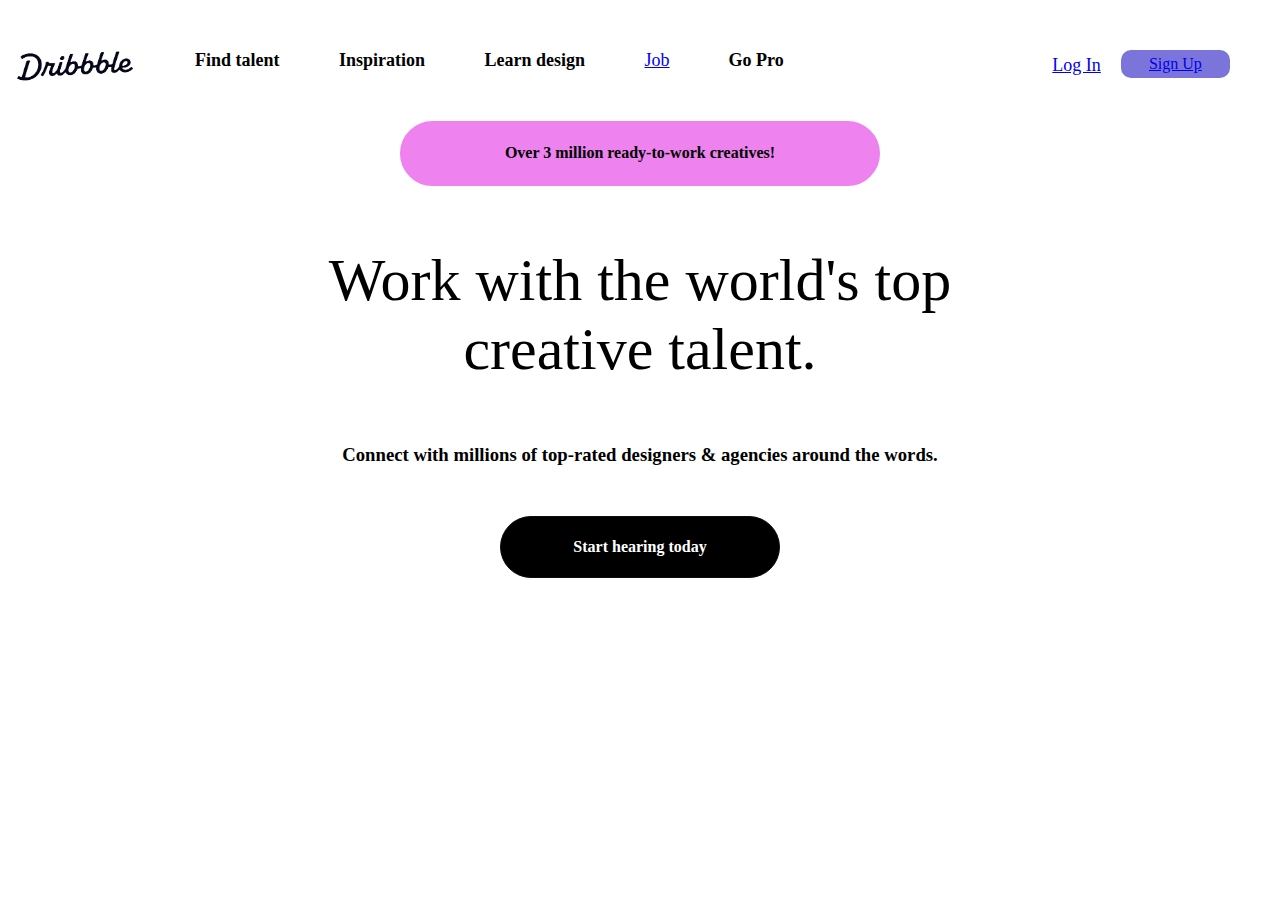
<file: Index.html>
<!DOCTYPE html>
<html>
    <head><link rel="stylesheet" type="text/css" href="asset/css/style.css">
    </head>
<body>
<style>
div{
border:2px solid violet;
Margin-top:50px;
Margin-right:400px;
Margin-left:400px;
border-radius:100px;
background-color:violet;}

.ABC{
border:1px solid rgb(13, 12, 12);
Margin-top:50px;
Margin-right:500px;
Margin-left:500px;
border-radius:100px;
color:white;
background-color:black;}

</style>
<p><img src="asset/image/logo.webp" style="float:left;width:150px;height:100px;"></img><br>
    <ul>
        <li class="homered">
            <b> Find talent</b>
        </li>
        <li class="homered">
            <b> Inspiration</b>
        </li>
        <li class="homered">
            <b>Learn design</b>
        </li>
        <li class="homered">
            <a href="job.html">Job</a></li>
        </li>
        <li class="homered">
        <b> Go Pro</b> 
       </li>
       <li class="sign">
         <a href="sign.html">Sign Up</a></li>
        
        <li class="login">
         <a href="login.html" >Log In</a></li>
       </ul>
       </p>
<center>
<div><h4>Over 3 million ready-to-work creatives!</h4></div>
<p style="font-size:60px;">Work with the world's top<br>creative talent.</p>
<p><h3>Connect with millions of top-rated designers & agencies around the words.</h3></p>
<div class="ABC"><h4>Start hearing today</h4></div></center>
</body>

</html>
</file>
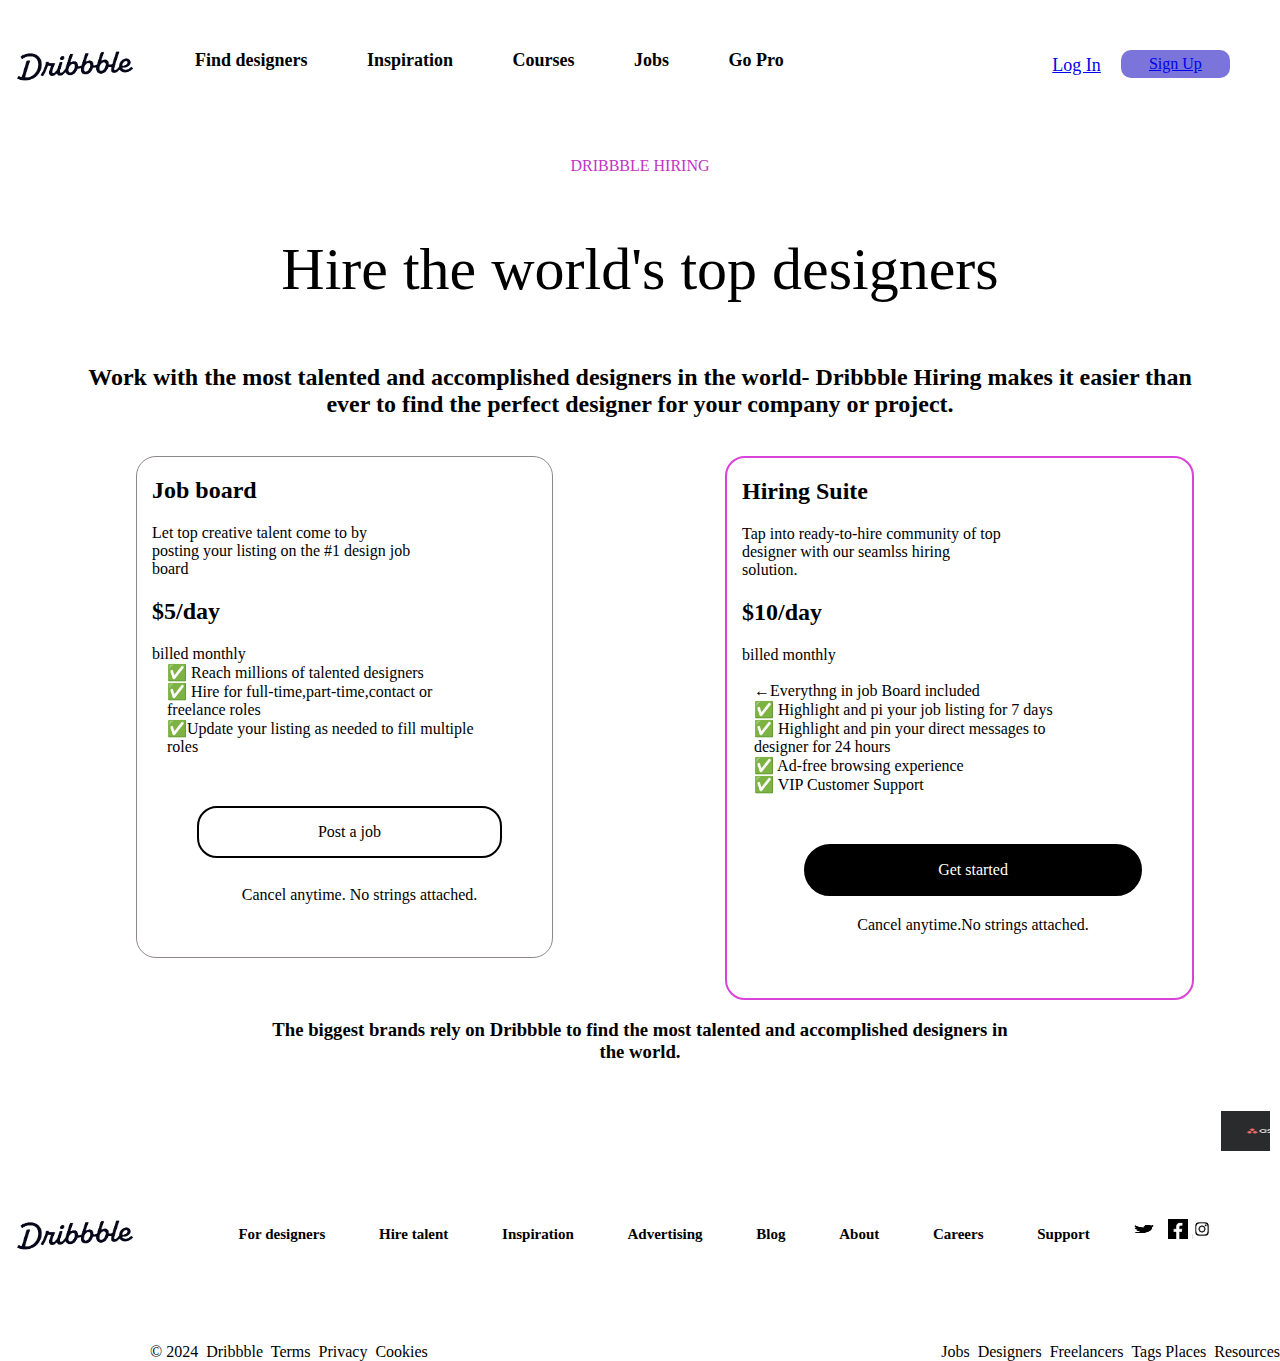
<file: job.html>
<!DOCTYPE html>
<html lang="en">
<head>
    <meta charset="UTF-8">
    <meta name="viewport" content="width=device-width, initial-scale=1.0">
    <title>Document</title>
    <link rel="stylesheet" href="asset/css/style.css">
</head>
<body>
    <p><img src="asset/image/logo.webp" style="float:left;width:150px;height:100px;"></img><br>
        <ul>
            <li class="homered">
                <b> Find designers</b>
            </li>
            <li class="homered">
                <b> Inspiration</b>
            </li>
            <li class="homered">
                <b>Courses</b>
            </li>
            <li class="homered">
               <b> Jobs</b>
            </li>
            <li class="homered">
            <b> Go Pro</b> 
           </li>
           <li class="sign">
            <a href="sign.html">Sign Up</a></li>
           
           <li class="login">
            <a href="login.html" >Log In</a></li>
          </ul>
          </p>
          <div class="body">
            DRIBBBLE HIRING
          </div>
          <div class="text">
          <p style="font-size:60px;">Hire the world's top designers 
       <h2>  Work with the most talented and
             accomplished designers in the world-
            Dribbble Hiring makes it easier than<br> ever to
             find the perfect designer for your company
             or project.</h2><br>
   <div class="job">
    <div class="div1"><h2>Job board</h2>
        Let top creative talent come to by<br>
        posting your listing on the #1 design job<br>
       board<br>
       <h2>$5/day</h2>
       billed monthly<br>
       <div class="r">
       &#9989; Reach millions of talented designers<br>
                          &#9989; Hire for full-time,part-time,contact or<br>
                          freelance roles<br>
                          &#9989;Update your listing as needed to fill
                          multiple <br>roles<br>
                          <div class="post">
                          Post a job</div><br>
                          <div class="a">
                          Cancel anytime. No strings attached.
                          </div>
       </div>
    </div>
    <div class="div2">
        <h2>Hiring Suite</h2>
        Tap into ready-to-hire community of top<br>
                      designer with our seamlss hiring<br>
                  solution.</tr><br>
              
                      <h2>$10/day</h2>
                      billed monthly<br><br>
                      <div class="left">
                      &#8592;Everythng in job Board included<br>
                      &#9989; Highlight and pi your job listing for 7
                      days<br>
                      &#9989; Highlight and pin your direct messages
                      to<br> designer for 24 hours</tr><br>
                      &#9989; Ad-free browsing experience<br>
                      &#9989; VIP Customer Support<br>
                      
                      
                      <div class="get">
                      Get started</div>
                      <div class="w">
                      Cancel anytime.No strings attached.
                      </div>
                    </div>
    </div>
   </div> 
   <h3>The biggest brands rely on Dribbble to find the most talented and accomplished designers in<br>
    the world.</h3>
    <div class="scroll-container">
        <marquee behaviour="scroll" direction="left">
        <img src="asset/image/asana.png" alt="asana" width="100" height="40">
        <img src="asset/image/Disnep.png" alt="Disnep" width="100" height="40">
        <img src="asset/image/adobe.png" alt="adobe" width="100" height="40">
        <img src="asset/image/google.png" alt="google" width="100" height="30">
        <img src="asset/image/lyft.png" alt="lyft" width="100" height="20">
        <img src="asset/image/walmart.png" alt="walmart" width="100" height="60">
        <img src="asset/image/shopify.png" alt="shopify" width="100" height="40">
        <img src="asset/image/expensify.png" alt="expensify" width="200" height="60">
        </marquee>
      </div>
      <p><img src="asset/image/logo.webp" style="float:left;width:150px;height:100px;"></img><br>
        <ul>
            <li class="foot">
                <b> For designers</b>
            </li>
            <li class="foot">
                <b> Hire talent</b>
            </li>
            <li class="foot">
                <b>Inspiration</b>
            </li>
            <li class="foot">
               <b> Advertising</b>
            </li>
            <li class="foot">
            <b> Blog</b> 
           </li>
           <li class="foot">
            <b> About</b> 
           </li>
           <li class="foot">
            <b> Careers</b> 
           </li>
           <li class="foot">
            <b> Support</b> 
           </li>
           <img src="asset/image/twitter.png" alt="asana" width="40" height="20">
           <img src="asset/image/facebook.png" alt="asana" width="20" height="20">
           <img src="asset/image/instagram.jpeg" alt="asana" width="20" height="20">
 <div class="AA">
           © 2024&nbsp; Dribbble&nbsp; Terms&nbsp; Privacy&nbsp; Cookies 
           </div>
           <div class="SS">
            Jobs&nbsp; Designers&nbsp; Freelancers&nbsp;&nbsp;Tags&nbsp;Places &nbsp;Resources
           </div>
</body>
</html>
</file>
<file: asset/css/style.css>
body
{
    margin:0;
    padding:0;
 
}
.sign-up-from
{
    width: 200px;
    box-shadow: 0 0 5px 0 rgba(0,0,0,0.3);
    background: #315083;
    padding:40px;
    margin: 8% auto 0;
    text-align: center;
}
.Main-div{
    text-align: center;
    box-shadow: 0 0 3px 0 rgba(0,0,0,0.3);
    background-color: rgb(168, 225, 248);
    position: relative;
    margin-top: 7rem;
    margin-bottom: 30rem;
    margin-left: 30rem;
    margin-right: 30rem;
    border: 0.5px solid black;
}
.homered {
    display: inline;
    padding: 10px;
    padding-left: 45px;
    margin-top: 5%;
    font-family: 'Times New Roman';
    font-size: larger;
    font-size: 18px;
    margin-top: 15px;
}

.login{
    float: right;
    padding-right: 20PX;
    font-size: large;
    display: inline;
    margin-top: 5px;
}
.sign {
    display: inline;
    padding: 5px;
    margin-top: 0px;
    color: white;
    border-radius: 10px;
    width: 8%;
    background-color:rgb(123, 116, 218);
    float: right;
    margin-right: 50px;
    text-align: center;
   
}
.AS{
border:2px solid violet;
Margin-top:100px;
Margin-right:600px;
Margin-left:600px;
border-radius:100px;
background-color:violet;
}
.A{
    text-align: center;
}
.job{
    text-align: start;
    position: relative;
    display: flex;
   
    justify-content: space-around;
    margin-top: 0px;
}
.div1{
    width: 400px;
    height: 500px;
    padding-left: 15px;
    border-radius: 20px;
    border: 1px solid rgb(143, 136, 136);
    position: relative;
    margin-left: 50px;
    text-align: start;
}
.div2{
    width: 450px;
    height: 540px;
    padding-left: 15px;
    border-radius: 20px;
    border: 2px solid rgb(218, 66, 218);
    position: relative;
    margin-right: 0px;
    text-align:start;
}
.body{
    text-align: center;
    color: rgb(191, 52, 191);
    padding-top: 70px;
    padding-bottom: 0px;
}
.text{
    text-align: center;

}
.post{
    border: 2px solid black;
    border-radius: 20px;
    margin-top: 50px;
    margin-bottom: 10px;
    margin-left: 30px;
    margin-right: 50px;
    padding: 15px ;
    border-radius: 1px solid black;
    background-color: white;
    text-align: center;
}
.get{
    border: 2px solid black;
    border-radius: 40px;
    margin-top: 50px;
    margin-bottom: 20px;
    margin-left: 50px;
    margin-right: 50px;
    padding: 15px;
    background-color: black;
    color: white;
    text-align: center;
}
.left{
text-align: start;
margin-left: 12px;
}
.r{
    text-align: start;
    margin-left: 15px;
}
.w{
    text-align: center;
}
.a{
    text-align: center;
}
.scroll-container {
    background-color: white;
    overflow: auto;
    white-space: nowrap;
    padding: 10px;
  }
  .foot{
    display: inline;
    padding:0px;
    padding-left: 20px;
    padding-right: 30px;
    margin-top: 0%;
    font-family: 'Times New Roman';
    font-size: medium;
    font-size: 15px;
    margin-top: 15px;
  }
.AA{
    padding-top: 100px;
    float: left;  
}
.SS{
    padding-top: 100px;
    float: right;
}
</file>
